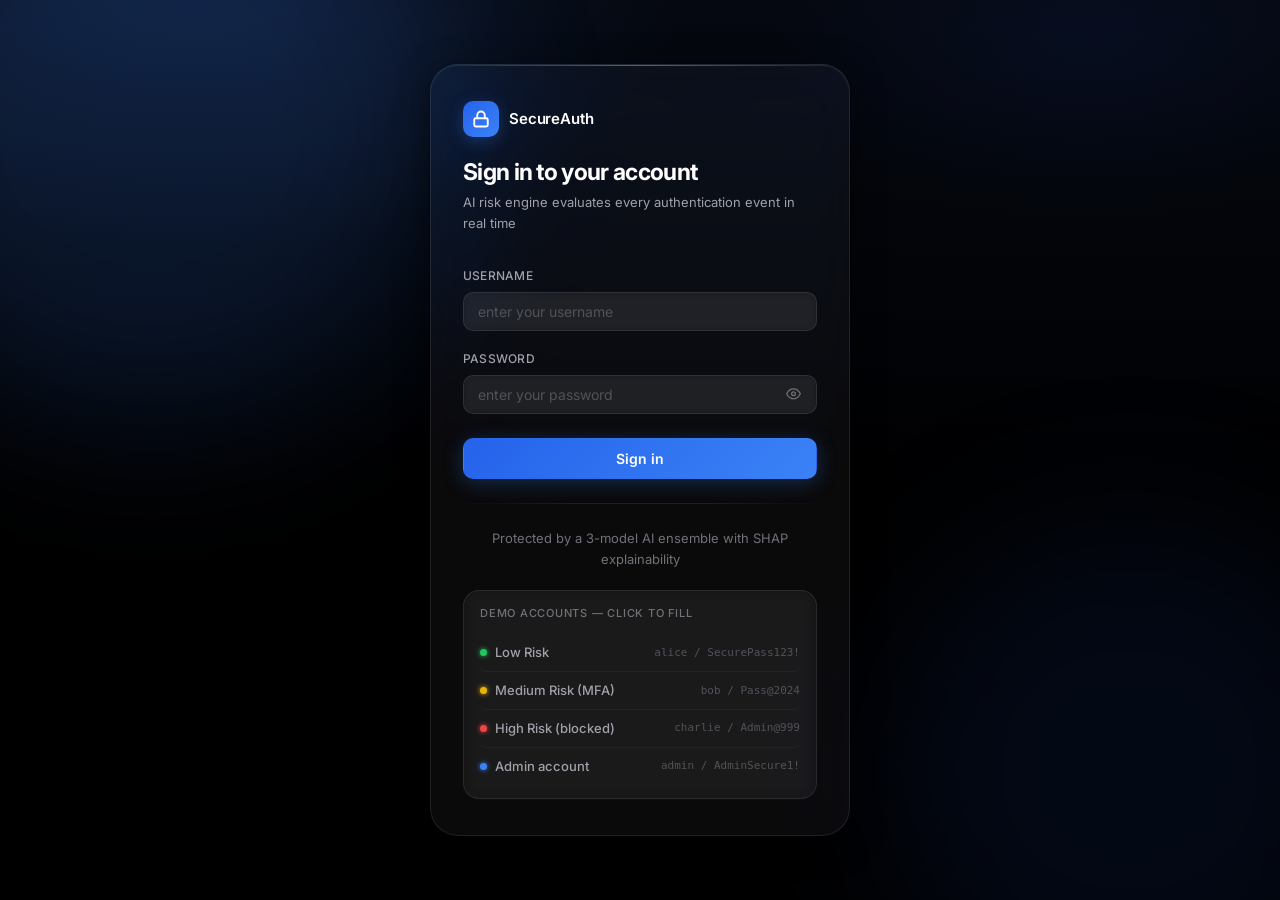
<file: frontend/index.html>
<!DOCTYPE html>
<html lang="en">
<head>
  <meta charset="UTF-8" />
  <meta name="viewport" content="width=device-width, initial-scale=1.0" />
  <title>Sign in – SecureAuth</title>
  <meta name="description" content="SecureAuth enterprise authentication. AI-powered risk analysis on every login." />
  <link rel="stylesheet" href="style.css" />
  <link rel="icon" href="data:image/svg+xml,<svg xmlns='http://www.w3.org/2000/svg' viewBox='0 0 100 100'><rect width='100' height='100' rx='22' fill='url(%23g)'/><defs><linearGradient id='g' x1='0' y1='0' x2='1' y2='1'><stop offset='0%25' stop-color='%233b82f6'/><stop offset='100%25' stop-color='%238b5cf6'/></linearGradient></defs><path d='M50 20a20 20 0 0 1 20 20v6h5a3 3 0 0 1 3 3v22a3 3 0 0 1-3 3H25a3 3 0 0 1-3-3V49a3 3 0 0 1 3-3h5v-6A20 20 0 0 1 50 20zm0 43a6 6 0 1 0 0-12 6 6 0 0 0 0 12zm13-23v-6a13 13 0 0 0-26 0v6h26z' fill='white'/></svg>" />
</head>
<body>

<main class="page">
  <div class="card card-sm">

    <!-- Brand -->
    <div class="brand">
      <div class="brand-mark">
        <div class="brand-icon">
          <svg width="18" height="18" viewBox="0 0 24 24" fill="none" stroke="#fff" stroke-width="2.5" stroke-linecap="round" stroke-linejoin="round">
            <rect x="3" y="11" width="18" height="11" rx="2"/>
            <path d="M7 11V7a5 5 0 0 1 10 0v4"/>
          </svg>
        </div>
        <span class="brand-name">SecureAuth</span>
      </div>
      <h1>Sign in to your account</h1>
      <p>AI risk engine evaluates every authentication event in real time</p>
    </div>

    <!-- Alerts -->
    <div id="alert-container"></div>

    <!-- Form -->
    <form id="login-form" novalidate>
      <div class="form-group">
        <label class="form-label" for="username">Username</label>
        <input id="username" class="form-input" type="text" placeholder="enter your username"
               autocomplete="username" required />
        <span class="field-error" id="err-username">Username is required.</span>
      </div>

      <div class="form-group">
        <label class="form-label" for="password">Password</label>
        <div class="input-wrap">
          <input id="password" class="form-input" type="password" placeholder="enter your password"
                 autocomplete="current-password" required />
          <button type="button" class="input-action" id="toggle-pwd" aria-label="Toggle password visibility">
            <svg id="eye-icon" width="15" height="15" viewBox="0 0 24 24" fill="none" stroke="currentColor" stroke-width="2" stroke-linecap="round" stroke-linejoin="round">
              <path d="M1 12s4-8 11-8 11 8 11 8-4 8-11 8-11-8-11-8z"/>
              <circle cx="12" cy="12" r="3"/>
            </svg>
          </button>
        </div>
        <span class="field-error" id="err-password">Password is required.</span>
      </div>

      <button type="submit" class="btn btn-primary" id="login-btn" style="margin-top:6px">
        <div class="btn-spinner"></div>
        <span class="btn-text">Sign in</span>
      </button>
    </form>

    <div class="divider"></div>

    <p class="text-sm text-muted text-center" style="margin-bottom:16px">
      Protected by a 3-model AI ensemble with SHAP explainability
    </p>

    <!-- Demo panel -->
    <div class="demo-panel">
      <div class="demo-panel-label">Demo accounts — click to fill</div>
      <div id="demo-rows"></div>
    </div>

  </div>
</main>

<!-- Result modal -->
<div id="result-modal" class="modal-backdrop">
  <div class="modal">
    <div class="modal-header">
      <div class="modal-status-line">
        <div class="status-dot" id="modal-dot"></div>
        <span class="modal-title" id="modal-title"></span>
      </div>
      <p class="modal-subtitle" id="modal-subtitle"></p>
    </div>

    <div class="modal-section">
      <div class="modal-section-label">Risk Score</div>
      <div class="score-row">
        <div>
          <span class="score-num" id="modal-score">0</span>
          <span class="score-max"> / 100</span>
        </div>
        <div id="modal-badge"></div>
      </div>
      <div class="risk-bar-track">
        <div class="risk-bar-fill" id="modal-bar" style="width:0%"></div>
      </div>
    </div>

    <div class="modal-section">
      <div class="modal-section-label">AI Analysis</div>
      <div class="explanation-block" id="modal-expl">—</div>
    </div>

    <div class="modal-actions" id="modal-actions"></div>
  </div>
</div>

<script src="script.js"></script>
<script>
/* Demo row population */
const demos = [
  { status:'low',    label:'Low Risk',            user:'alice',   pwd:'SecurePass123!' },
  { status:'medium', label:'Medium Risk (MFA)',    user:'bob',     pwd:'Pass@2024' },
  { status:'high',   label:'High Risk (blocked)',  user:'charlie', pwd:'Admin@999' },
  { status:'admin',  label:'Admin account',        user:'admin',   pwd:'AdminSecure1!' },
];
const container = document.getElementById('demo-rows');
demos.forEach(d => {
  const row = document.createElement('div');
  row.className = 'demo-row';
  row.setAttribute('role', 'button');
  row.setAttribute('tabindex', '0');
  row.innerHTML = `
    <div class="demo-label-badge">
      <div class="demo-status ${d.status}"></div>
      <span class="demo-row-label">${d.label}</span>
    </div>
    <span class="demo-cred">${d.user} / ${d.pwd}</span>
  `;
  row.addEventListener('click', () => {
    document.getElementById('username').value = d.user;
    document.getElementById('password').value = d.pwd;
    document.getElementById('username').classList.remove('is-error');
    document.getElementById('err-username').classList.remove('visible');
    document.getElementById('password').classList.remove('is-error');
    document.getElementById('err-password').classList.remove('visible');
  });
  row.addEventListener('keydown', e => { if (e.key === 'Enter') row.click(); });
  container.appendChild(row);
});

/* Password toggle */
document.getElementById('toggle-pwd').addEventListener('click', function () {
  const inp = document.getElementById('password');
  const isText = inp.type === 'text';
  inp.type = isText ? 'password' : 'text';
  document.getElementById('eye-icon').innerHTML = isText
    ? '<path d="M1 12s4-8 11-8 11 8 11 8-4 8-11 8-11-8-11-8z"/><circle cx="12" cy="12" r="3"/>'
    : '<path d="M17.94 17.94A10.07 10.07 0 0 1 12 20c-7 0-11-8-11-8a18.45 18.45 0 0 1 5.06-5.94"/><path d="M9.9 4.24A9.12 9.12 0 0 1 12 4c7 0 11 8 11 8a18.5 18.5 0 0 1-2.16 3.19"/><line x1="1" y1="1" x2="23" y2="23"/>';
});

/* Close modal on backdrop */
document.getElementById('result-modal').addEventListener('click', e => {
  if (e.target === e.currentTarget) e.target.classList.remove('open');
});
</script>
</body>
</html>
</file>
<file: frontend/style.css>
/* ================================================================
   SecureAuth – Glassmorphism Design System
   Professional gradients, frosted glass, smooth animations
   ================================================================ */

@import url('https://fonts.googleapis.com/css2?family=Inter:wght@300;400;500;600;700&display=swap');

/* ── Reset ── */
*, *::before, *::after { box-sizing: border-box; margin: 0; padding: 0; }

/* ── Tokens ── */
:root {
  /* ── Palette: black · white · blue + green · yellow · red (risk) ── */

  /* Background — pure black base */
  --bg-from:    #000000;
  --bg-mid:     #080c14;
  --bg-to:      #000000;

  /* Orb colours — blue only, two depths */
  --orb-1:      rgba(59, 130, 246, 0.14);
  --orb-2:      rgba(30, 80, 200,  0.10);

  /* Glass surfaces */
  --glass-bg:         rgba(255, 255, 255, 0.04);
  --glass-bg-hover:   rgba(255, 255, 255, 0.07);
  --glass-border:     rgba(255, 255, 255, 0.09);
  --glass-border-focus: rgba(59, 130, 246, 0.60);
  --glass-shadow:     0 8px 32px rgba(0, 0, 0, 0.55),
                      0 1px 0 rgba(255, 255, 255, 0.05) inset;
  --glass-inner:      rgba(255, 255, 255, 0.03);

  /* Brand — blue only, no purple */
  --blue:         #3b82f6;
  --blue-light:   #60a5fa;
  --blue-dark:    #1d4ed8;
  --blue-glow:    rgba(59, 130, 246, 0.28);

  /* Gradients — all blue, no purple */
  --grad-primary:  linear-gradient(135deg, #2563eb 0%, #3b82f6 100%);
  --grad-success:  linear-gradient(135deg, #16a34a 0%, #22c55e 100%);
  --grad-warning:  linear-gradient(135deg, #ca8a04 0%, #eab308 100%);
  --grad-danger:   linear-gradient(135deg, #dc2626 0%, #ef4444 100%);
  --grad-subtle:   linear-gradient(135deg, rgba(59,130,246,0.12) 0%, rgba(59,130,246,0.06) 100%);

  /* Risk status — GREEN · YELLOW · RED */
  --green:      #22c55e;
  --green-dim:  rgba(34, 197, 94, 0.12);
  --amber:      #eab308;
  --amber-dim:  rgba(234, 179, 8, 0.12);
  --red:        #ef4444;
  --red-dim:    rgba(239, 68, 68, 0.12);

  /* Text — white scale */
  --text-1:    #ffffff;
  --text-2:    #a1a1aa;
  --text-3:    #71717a;
  --text-4:    #52525b;

  /* Typography */
  --font: 'Inter', system-ui, -apple-system, sans-serif;

  /* Radii */
  --r-sm:  6px;
  --r-md:  10px;
  --r-lg:  16px;
  --r-xl:  20px;
  --r-2xl: 28px;

  /* Motion */
  --dur-fast:   150ms;
  --dur-base:   280ms;
  --dur-slow:   450ms;
  --ease-out:   cubic-bezier(0.22, 1, 0.36, 1);
  --ease-in-out: cubic-bezier(0.4, 0, 0.2, 1);
  --ease-spring: cubic-bezier(0.34, 1.56, 0.64, 1);
}

/* ── Base ── */
html { font-size: 16px; scroll-behavior: smooth; color-scheme: dark; }

body {
  font-family:  var(--font);
  color:        var(--text-1);
  line-height:  1.6;
  min-height:   100vh;
  -webkit-font-smoothing:  antialiased;
  -moz-osx-font-smoothing: grayscale;
  overflow-x:   hidden;

  /* Black base with single blue radial accent */
  background:
    radial-gradient(ellipse 70% 50% at 15% 0%,   rgba(59,130,246,0.12) 0%, transparent 55%),
    radial-gradient(ellipse 50% 40% at 85% 5%,   rgba(29, 78, 216, 0.08) 0%, transparent 50%),
    linear-gradient(180deg, #050810 0%, #000000 60%, #000000 100%);
  background-attachment: fixed;
}

/* ── Fixed ambient orbs ── */
body::before,
body::after {
  content:  '';
  position: fixed;
  border-radius: 50%;
  pointer-events: none;
  filter: blur(80px);
  z-index: 0;
}
body::before {
  width:  600px;
  height: 600px;
  top:    -180px;
  left:   -150px;
  background: var(--orb-1);
  animation: orb-float-a 18s ease-in-out infinite alternate;
}
body::after {
  width:  500px;
  height: 500px;
  bottom: -120px;
  right:  -100px;
  background: var(--orb-2);
  animation: orb-float-b 22s ease-in-out infinite alternate;
}

@keyframes orb-float-a {
  from { transform: translate(0, 0) scale(1); }
  to   { transform: translate(60px, 40px) scale(1.1); }
}
@keyframes orb-float-b {
  from { transform: translate(0, 0) scale(1); }
  to   { transform: translate(-50px, -30px) scale(1.07); }
}

/* ── Page content above orbs ── */
.page,
.layout { position: relative; z-index: 1; }

/* ── Page container ── */
.page {
  min-height: 100vh;
  display:    flex;
  align-items: center;
  justify-content: center;
  padding: 32px 20px;
}

/* ── Glass card ── */
.card {
  background:    var(--glass-bg);
  backdrop-filter: blur(20px) saturate(180%);
  -webkit-backdrop-filter: blur(20px) saturate(180%);
  border:        1px solid var(--glass-border);
  border-radius: var(--r-2xl);
  box-shadow:    var(--glass-shadow);
  position:      relative;
  overflow:      hidden;
}

/* Shimmer line at top */
.card::before {
  content:    '';
  position:   absolute;
  top:        0; left: 0; right: 0;
  height:     1px;
  background: linear-gradient(90deg,
    transparent 0%,
    rgba(255,255,255,0.18) 30%,
    rgba(255,255,255,0.30) 50%,
    rgba(255,255,255,0.18) 70%,
    transparent 100%);
}

.card-sm {
  width:     100%;
  max-width: 420px;
  padding:   36px 32px;
  animation: card-enter var(--dur-slow) var(--ease-out);
}

@keyframes card-enter {
  from {
    opacity:   0;
    transform: translateY(24px) scale(0.97);
    filter:    blur(4px);
  }
  to {
    opacity:   1;
    transform: translateY(0) scale(1);
    filter:    blur(0);
  }
}

/* ── Brand mark ── */
.brand { margin-bottom: 32px; }
.brand-mark {
  display:     inline-flex;
  align-items: center;
  gap:         10px;
  margin-bottom: 22px;
}
.brand-icon {
  width:         36px;
  height:        36px;
  border-radius: 10px;
  display:       flex;
  align-items:   center;
  justify-content: center;
  background:    var(--grad-primary);
  box-shadow:    0 4px 16px var(--blue-glow);
  flex-shrink:   0;
}
.brand-name {
  font-size:   15px;
  font-weight: 600;
  color:       var(--text-1);
  letter-spacing: -.01em;
}
.brand h1 {
  font-size:   23px;
  font-weight: 700;
  color:       var(--text-1);
  letter-spacing: -.03em;
  margin-bottom: 6px;
  line-height:   1.2;
}
.brand p { font-size: 13px; color: var(--text-2); }

/* ── Form ── */
.form-group { margin-bottom: 18px; }

.form-label {
  display:     block;
  font-size:   12px;
  font-weight: 500;
  color:       var(--text-2);
  margin-bottom: 7px;
  letter-spacing: .02em;
  text-transform: uppercase;
}

.form-input {
  display:       block;
  width:         100%;
  padding:       10px 14px;
  background:    rgba(255,255,255,0.05);
  border:        1px solid var(--glass-border);
  border-radius: var(--r-md);
  color:         var(--text-1);
  font-size:     14px;
  font-family:   var(--font);
  outline:       none;
  transition:
    border-color  var(--dur-base) var(--ease-in-out),
    background    var(--dur-base) var(--ease-in-out),
    box-shadow    var(--dur-base) var(--ease-in-out);
  backdrop-filter: blur(4px);
}
.form-input::placeholder { color: var(--text-4); }
.form-input:hover { background: rgba(255,255,255,0.07); }
.form-input:focus {
  border-color: var(--glass-border-focus);
  background:   rgba(59,130,246,0.06);
  box-shadow:   0 0 0 3px rgba(59,130,246,0.18),
                0 0 24px rgba(59,130,246,0.08);
}
.form-input.is-error { border-color: var(--red); }
.form-input.is-error:focus {
  box-shadow: 0 0 0 3px rgba(239,68,68,0.18);
}
select.form-input option {
  background-color: var(--bg-mid);
  color: var(--text-1);
}

/* Password toggle */
.input-wrap { position: relative; }
.input-wrap .form-input { padding-right: 42px; }
.input-action {
  position:    absolute;
  right:       12px;
  top:         50%;
  transform:   translateY(-50%);
  background:  none;
  border:      none;
  cursor:      pointer;
  color:       var(--text-3);
  padding:     4px;
  line-height: 1;
  transition:  color var(--dur-base) var(--ease-in-out);
}
.input-action:hover { color: var(--text-2); }

/* Field errors */
.field-error {
  font-size:  12px;
  color:      #fc8181;
  margin-top: 5px;
  display:    none;
}
.field-error.visible { display: block; }

/* ── Buttons ── */
.btn {
  display:         inline-flex;
  align-items:     center;
  justify-content: center;
  gap:             8px;
  width:           100%;
  padding:         11px 18px;
  border:          1px solid transparent;
  border-radius:   var(--r-md);
  font-family:     var(--font);
  font-size:       14px;
  font-weight:     600;
  cursor:          pointer;
  letter-spacing:  -.01em;
  text-align:      center;
  white-space:     nowrap;
  user-select:     none;
  position:        relative;
  overflow:        hidden;
  transition:
    opacity      var(--dur-fast) var(--ease-in-out),
    transform    var(--dur-fast) var(--ease-in-out),
    box-shadow   var(--dur-base) var(--ease-in-out),
    background   var(--dur-base) var(--ease-in-out);
}
.btn:active { transform: scale(0.975); }
.btn:disabled { opacity: 0.45; cursor: not-allowed; transform: none; }

/* Ripple shimmer on hover */
.btn::after {
  content:    '';
  position:   absolute;
  inset:      0;
  background: linear-gradient(135deg, rgba(255,255,255,0.10) 0%, transparent 60%);
  opacity:    0;
  transition: opacity var(--dur-base) var(--ease-in-out);
}
.btn:hover::after { opacity: 1; }

.btn-primary {
  background: var(--grad-primary);
  color:      #fff;
  box-shadow: 0 4px 20px var(--blue-glow);
}
.btn-primary:hover:not(:disabled) {
  box-shadow: 0 6px 28px rgba(59,130,246,0.50);
  transform:  translateY(-1px);
}

.btn-secondary {
  background:   rgba(255,255,255,0.06);
  color:        var(--text-2);
  border-color: var(--glass-border);
  backdrop-filter: blur(4px);
}
.btn-secondary:hover:not(:disabled) {
  background: rgba(255,255,255,0.10);
  color:      var(--text-1);
}

.btn-ghost {
  background:  transparent;
  color:       var(--text-3);
  border-color: transparent;
  width:       auto;
  padding:     6px 10px;
}
.btn-ghost:hover { color: var(--text-1); background: rgba(255,255,255,0.06); }

.btn-sm { width: auto; padding: 7px 14px; font-size: 13px; }

/* Loading spinner */
.btn-spinner {
  display:       none;
  width:         13px;
  height:        13px;
  border:        2px solid rgba(255,255,255,0.25);
  border-top-color: #fff;
  border-radius: 50%;
  animation:     spin 0.55s linear infinite;
}
@keyframes spin { to { transform: rotate(360deg); } }
.btn.loading .btn-spinner { display: block; }
.btn.loading .btn-text    { display: none; }

/* ── Alerts ── */
.alert {
  display:       flex;
  align-items:   flex-start;
  gap:           10px;
  padding:       12px 16px;
  border-radius: var(--r-md);
  font-size:     13px;
  border:        1px solid;
  margin-bottom: 20px;
  backdrop-filter: blur(8px);
  animation:    alert-enter var(--dur-base) var(--ease-out);
}
@keyframes alert-enter {
  from { opacity: 0; transform: translateY(-8px); }
  to   { opacity: 1; transform: translateY(0); }
}
.alert-error   { background: rgba(239,68,68,0.10);    border-color: rgba(239,68,68,0.25);    color: #fca5a5; }
.alert-success { background: rgba(16,185,129,0.10);   border-color: rgba(16,185,129,0.25);   color: #6ee7b7; }
.alert-warning { background: rgba(245,158,11,0.10);   border-color: rgba(245,158,11,0.25);   color: #fcd34d; }
.alert-info    { background: rgba(59,130,246,0.10);   border-color: rgba(59,130,246,0.25);   color: #93c5fd; }
.alert-dot {
  width: 6px; height: 6px;
  border-radius: 50%;
  flex-shrink: 0;
  margin-top: 4px;
}
.alert-error .alert-dot   { background: var(--red);   }
.alert-success .alert-dot { background: var(--green); }
.alert-warning .alert-dot { background: var(--amber); }
.alert-info .alert-dot    { background: var(--blue);  }

/* ── Risk badge ── */
.badge {
  display:       inline-flex;
  align-items:   center;
  gap:           5px;
  padding:       3px 10px;
  border-radius: 100px;
  font-size:     11px;
  font-weight:   600;
  letter-spacing: .05em;
  text-transform: uppercase;
  border:        1px solid;
}
.badge-low    { background: rgba(34,197,94,0.12);   color: #4ade80; border-color: rgba(74,222,128,0.25);  }
.badge-medium { background: rgba(234,179,8,0.12);   color: #facc15; border-color: rgba(250,204,21,0.25);  }
.badge-high   { background: rgba(239,68,68,0.12);   color: #f87171; border-color: rgba(248,113,113,0.25); }
.badge-dot    { width: 5px; height: 5px; border-radius: 50%; background: currentColor; }

/* ── Risk progress bar ── */
.risk-bar-track {
  height:        6px;
  background:    rgba(255,255,255,0.07);
  border-radius: 3px;
  overflow:      hidden;
}
.risk-bar-fill {
  height:        100%;
  border-radius: 3px;
  transition:    width 1s var(--ease-out);
}
.risk-bar-fill.low    { background: linear-gradient(90deg, #16a34a, #4ade80); }
.risk-bar-fill.medium { background: linear-gradient(90deg, #a16207, #facc15); }
.risk-bar-fill.high   { background: linear-gradient(90deg, #dc2626, #f87171); }

/* ── OTP boxes ── */
.otp-group {
  display:         flex;
  gap:             8px;
  justify-content: center;
  margin:          24px 0;
}
.otp-box {
  width:          50px;
  height:         56px;
  background:     rgba(255,255,255,0.05);
  border:         1px solid var(--glass-border);
  border-radius:  var(--r-md);
  color:          var(--text-1);
  font-size:      22px;
  font-weight:    700;
  text-align:     center;
  outline:        none;
  font-family:    ui-monospace, monospace;
  font-variant-numeric: tabular-nums;
  backdrop-filter: blur(4px);
  transition:
    border-color  var(--dur-base) var(--ease-in-out),
    background    var(--dur-base) var(--ease-in-out),
    box-shadow    var(--dur-base) var(--ease-in-out),
    transform     var(--dur-fast) var(--ease-spring);
}
.otp-box:focus {
  border-color: var(--glass-border-focus);
  background:   rgba(59,130,246,0.08);
  box-shadow:   0 0 0 3px rgba(59,130,246,0.18);
  transform:    scale(1.05);
}
.otp-box.filled {
  border-color: rgba(99,165,255,0.50);
  background:   rgba(59,130,246,0.07);
}
.otp-box.is-error {
  border-color: var(--red);
  animation:    shake 0.3s var(--ease-in-out);
}
@keyframes shake {
  0%, 100% { transform: translateX(0); }
  25%       { transform: translateX(-6px); }
  75%       { transform: translateX(6px); }
}

/* ── Timer ── */
.otp-timer {
  text-align:  center;
  font-size:   13px;
  color:       var(--text-3);
  margin-bottom: 16px;
}
.otp-timer .time {
  color:       var(--text-2);
  font-weight: 500;
  font-variant-numeric: tabular-nums;
}
.otp-timer.expired .time { color: var(--red); }

/* ── Divider ── */
.divider {
  height:     1px;
  background: linear-gradient(90deg, transparent 0%, var(--glass-border) 30%, var(--glass-border) 70%, transparent 100%);
  margin:     24px 0;
}

/* ── Demo panel ── */
.demo-panel {
  background:    rgba(255,255,255,0.03);
  border:        1px solid var(--glass-border);
  border-radius: var(--r-lg);
  padding:       14px 16px;
  margin-top:    20px;
  backdrop-filter: blur(8px);
}
.demo-panel-label {
  font-size:    11px;
  font-weight:  500;
  color:        var(--text-3);
  letter-spacing: .07em;
  text-transform: uppercase;
  margin-bottom: 12px;
}
.demo-row {
  display:       flex;
  align-items:   center;
  justify-content: space-between;
  padding:       8px 0;
  border-bottom: 1px solid rgba(255,255,255,0.04);
  cursor:        pointer;
  border-radius: var(--r-sm);
  transition:    background var(--dur-base) var(--ease-in-out),
                 padding var(--dur-base) var(--ease-in-out);
}
.demo-row:last-child { border-bottom: none; }
.demo-row:hover { background: rgba(255,255,255,0.04); padding-left: 6px; }
.demo-row:hover .demo-cred { color: var(--text-2); }
.demo-label-badge { display: flex; align-items: center; gap: 8px; }
.demo-status {
  width: 7px; height: 7px;
  border-radius: 50%;
  flex-shrink: 0;
  box-shadow: 0 0 5px currentColor;
}
.demo-status.low    { color: var(--green); background: var(--green); }
.demo-status.medium { color: var(--amber); background: var(--amber); }
.demo-status.high   { color: var(--red);   background: var(--red);   }
.demo-status.admin  { color: var(--blue);  background: var(--blue);  }
.demo-row-label { font-size: 13px; color: var(--text-2); font-weight: 500; }
.demo-cred {
  font-size:   11px;
  color:       var(--text-4);
  font-family: ui-monospace, monospace;
  transition:  color var(--dur-base) var(--ease-in-out);
}

/* ── Modal ── */
.modal-backdrop {
  position:   fixed;
  inset:      0;
  z-index:    200;
  background: rgba(5, 11, 26, 0.75);
  backdrop-filter: blur(12px);
  display:    none;
  align-items: center;
  justify-content: center;
  padding:    24px;
  transition: opacity var(--dur-base) var(--ease-in-out);
}
.modal-backdrop.open {
  display:   flex;
  animation: backdrop-in var(--dur-base) var(--ease-out);
}
@keyframes backdrop-in {
  from { opacity: 0; }
  to   { opacity: 1; }
}

.modal {
  background:    rgba(10, 18, 40, 0.80);
  backdrop-filter: blur(40px) saturate(180%);
  -webkit-backdrop-filter: blur(40px) saturate(180%);
  border:        1px solid var(--glass-border);
  border-radius: var(--r-2xl);
  padding:       30px;
  width:         100%;
  max-width:     440px;
  box-shadow:    0 24px 80px rgba(0,0,0,0.6),
                 0 1px 0 rgba(255,255,255,0.08) inset;
  animation:     modal-enter var(--dur-slow) var(--ease-out);
  position:      relative;
  overflow:      hidden;
}
.modal::before {
  content:    '';
  position:   absolute;
  top: 0; left: 0; right: 0;
  height:     1px;
  background: linear-gradient(90deg, transparent, rgba(255,255,255,0.20) 40%, rgba(255,255,255,0.20) 60%, transparent);
}
@keyframes modal-enter {
  from {
    opacity:   0;
    transform: translateY(30px) scale(0.95);
    filter:    blur(6px);
  }
  to {
    opacity:   1;
    transform: translateY(0) scale(1);
    filter:    blur(0);
  }
}

.modal-header { margin-bottom: 22px; }
.modal-status-line {
  display:     flex;
  align-items: center;
  gap:         10px;
  margin-bottom: 5px;
}
.status-dot {
  width:        9px;
  height:       9px;
  border-radius: 50%;
  flex-shrink:  0;
  box-shadow:   0 0 8px currentColor;
}
.status-dot.allowed { background: #22c55e; color: #22c55e; }
.status-dot.mfa     { background: #eab308; color: #eab308; }
.status-dot.blocked { background: #ef4444; color: #ef4444; }

.modal-title    { font-size: 19px; font-weight: 700; color: var(--text-1); letter-spacing: -.02em; }
.modal-subtitle { font-size: 13px; color: var(--text-3); }

.modal-section          { margin-bottom: 18px; }
.modal-section-label {
  font-size:     11px;
  font-weight:   500;
  color:         var(--text-3);
  text-transform: uppercase;
  letter-spacing: .07em;
  margin-bottom: 10px;
}

.score-row {
  display:     flex;
  align-items: center;
  justify-content: space-between;
  margin-bottom: 10px;
}
.score-num {
  font-size:   34px;
  font-weight: 800;
  line-height: 1;
  font-variant-numeric: tabular-nums;
  background:  var(--grad-primary);
  -webkit-background-clip: text;
  -webkit-text-fill-color: transparent;
  background-clip: text;
}
.score-max { font-size: 14px; color: var(--text-3); }

.explanation-block {
  background:    rgba(255,255,255,0.03);
  border:        1px solid var(--glass-border);
  border-radius: var(--r-md);
  padding:       14px;
  font-size:     12px;
  color:         var(--text-2);
  line-height:   1.75;
  white-space:   pre-wrap;
  word-break:    break-word;
  max-height:    180px;
  overflow-y:    auto;
  font-family:   ui-monospace, 'Cascadia Code', monospace;
}

.modal-actions { display: flex; gap: 8px; margin-top: 22px; flex-direction: column; }

/* ── Dashboard layout ── */
.layout {
  display:       grid;
  grid-template-rows: auto 1fr;
  min-height:    100vh;
}

/* Navbar */
.navbar {
  height:        58px;
  background:    rgba(5,11,26,0.65);
  backdrop-filter: blur(24px) saturate(160%);
  -webkit-backdrop-filter: blur(24px) saturate(160%);
  border-bottom: 1px solid var(--glass-border);
  padding:       0 28px;
  display:       flex;
  align-items:   center;
  justify-content: space-between;
  position:      sticky;
  top:           0;
  z-index:       100;
  box-shadow:    0 1px 32px rgba(0,0,0,0.35);
}
.navbar-left { display: flex; align-items: center; gap: 24px; }

.nav-brand { display: flex; align-items: center; gap: 10px; }
.nav-brand-icon {
  width:          30px;
  height:         30px;
  background:     var(--grad-primary);
  border-radius:  8px;
  display:        flex;
  align-items:    center;
  justify-content: center;
  box-shadow:     0 2px 12px var(--blue-glow);
}
.nav-brand-name {
  font-size:   15px;
  font-weight: 700;
  color:       var(--text-1);
  letter-spacing: -.02em;
}

.nav-divider { width: 1px; height: 18px; background: var(--glass-border); }

.nav-tabs { display: flex; gap: 2px; }
.nav-tab {
  padding:       7px 14px;
  font-size:     13px;
  font-weight:   500;
  color:         var(--text-3);
  background:    transparent;
  border:        none;
  border-radius: var(--r-md);
  cursor:        pointer;
  transition:    color var(--dur-base) var(--ease-in-out),
                 background var(--dur-base) var(--ease-in-out);
  font-family:   var(--font);
}
.nav-tab:hover  { color: var(--text-1); background: rgba(255,255,255,0.06); }
.nav-tab.active { color: var(--text-1); background: rgba(255,255,255,0.08); }
.nav-tab.hidden { display: none; }

.navbar-right { display: flex; align-items: center; gap: 12px; }

.user-pill {
  display:       flex;
  align-items:   center;
  gap:           8px;
  padding:       5px 12px 5px 6px;
  background:    rgba(255,255,255,0.05);
  border:        1px solid var(--glass-border);
  border-radius: 100px;
  backdrop-filter: blur(8px);
}
.user-avatar {
  width:         28px;
  height:        28px;
  background:    var(--grad-primary);
  border-radius: 50%;
  display:       flex;
  align-items:   center;
  justify-content: center;
  font-size:     11px;
  font-weight:   700;
  color:         #fff;
  box-shadow:    0 2px 8px var(--blue-glow);
}
.user-name { font-size: 13px; font-weight: 500; color: var(--text-1); }
.user-role-tag {
  font-size:     10px;
  padding:       2px 7px;
  border-radius: 100px;
  background:    rgba(59,130,246,0.15);
  color:         #93c5fd;
  font-weight:   600;
  border:        1px solid rgba(59,130,246,0.30);
}

/* Content */
.content {
  padding:    32px 28px;
  max-width:  1120px;
  width:      100%;
  margin:     0 auto;
}

.page-header { margin-bottom: 28px; }
.page-title  { font-size: 24px; font-weight: 700; letter-spacing: -.03em; color: var(--text-1); margin-bottom: 5px; }
.page-sub    { font-size: 13px; color: var(--text-2); }

/* Tab panels */
.tab-panel { display: none; }
.tab-panel.active {
  display:   block;
  animation: panel-in var(--dur-slow) var(--ease-out);
}
@keyframes panel-in {
  from { opacity: 0; transform: translateY(14px); }
  to   { opacity: 1; transform: translateY(0); }
}

/* Grids */
.grid-3 { display: grid; grid-template-columns: repeat(3,1fr); gap: 16px; margin-bottom: 20px; }
.grid-2 { display: grid; grid-template-columns: 1fr 1fr; gap: 16px; margin-bottom: 20px; }

/* Stat card */
.stat-card {
  padding:       22px 24px;
  position:      relative;
  overflow:      hidden;
}
.stat-card::after {
  content:    '';
  position:   absolute;
  bottom: 0; right: 0;
  width:      80px;
  height:     80px;
  background: var(--grad-subtle);
  border-radius: 50%;
  filter:     blur(20px);
  opacity:    0.6;
}
.stat-label { font-size: 11px; font-weight: 500; color: var(--text-3); text-transform: uppercase; letter-spacing: .07em; margin-bottom: 12px; }
.stat-value { font-size: 30px; font-weight: 800; color: var(--text-1); letter-spacing: -.03em; font-variant-numeric: tabular-nums; line-height: 1; }
.stat-sub   { font-size: 11px; color: var(--text-3); margin-top: 7px; }

/* Section card */
.section-card {
  padding:       24px;
  margin-bottom: 16px;
}
.section-label {
  font-size:     13px;
  font-weight:   500;
  color:         var(--text-2);
  margin-bottom: 18px;
  padding-bottom: 14px;
  border-bottom: 1px solid rgba(255,255,255,0.06);
}

/* Score display */
.score-display       { display: flex; align-items: flex-end; gap: 12px; margin-bottom: 16px; }
.score-display .score-num {
  font-size:   48px;
  font-weight: 800;
  line-height: 1;
  background:  var(--grad-primary);
  -webkit-background-clip: text;
  -webkit-text-fill-color: transparent;
  background-clip: text;
}
.score-display .score-den { font-size: 16px; color: var(--text-3); margin-bottom: 6px; }

/* Info grid */
.info-grid {
  display:               grid;
  grid-template-columns: repeat(auto-fill, minmax(180px, 1fr));
  gap:                   20px;
}
.info-item-label { font-size: 11px; color: var(--text-3); font-weight: 500; text-transform: uppercase; letter-spacing: .06em; margin-bottom: 5px; }
.info-item-value { font-size: 14px; color: var(--text-1); font-weight: 500; min-width: 0; word-break: break-all; }

/* Table */
.table-wrap {
  overflow-x:    auto;
  border-radius: var(--r-md);
  border:        1px solid var(--glass-border);
}
table { width: 100%; border-collapse: collapse; font-size: 13px; }
thead th {
  padding:        10px 16px;
  text-align:     left;
  font-size:      11px;
  font-weight:    500;
  color:          var(--text-3);
  text-transform: uppercase;
  letter-spacing: .06em;
  background:     rgba(255,255,255,0.03);
  border-bottom:  1px solid rgba(255,255,255,0.06);
  white-space:    nowrap;
}
tbody tr {
  border-bottom: 1px solid rgba(255,255,255,0.04);
  transition:    background var(--dur-fast) var(--ease-in-out);
}
tbody tr:last-child { border-bottom: none; }
tbody tr:hover      { background: rgba(255,255,255,0.03); }
tbody td            { padding: 10px 16px; color: var(--text-2); white-space: nowrap; }
tbody td:first-child { color: var(--text-3); }

/* Mono block */
.mono-block {
  background:    rgba(255,255,255,0.03);
  border:        1px solid var(--glass-border);
  border-radius: var(--r-md);
  padding:       14px;
  font-size:     12px;
  color:         var(--text-2);
  line-height:   1.8;
  white-space:   pre-wrap;
  word-break:    break-word;
  font-family:   ui-monospace, 'Cascadia Code', monospace;
  max-height:    240px;
  overflow-y:    auto;
}

/* Vote tags */
.vote-tags { display: flex; flex-wrap: wrap; gap: 6px; margin-top: 12px; }
.vote-tag {
  padding:       3px 9px;
  border-radius: 5px;
  font-size:     11px;
  font-weight:   500;
  border:        1px solid;
}
.vote-tag.anomaly { background: rgba(239,68,68,0.10);  color: #f87171; border-color: rgba(239,68,68,0.20); }
.vote-tag.normal  { background: rgba(16,185,129,0.10); color: #34d399; border-color: rgba(16,185,129,0.20); }

/* ── Glass card composition for dashboard ── */
.stat-card,
.section-card {
  background:    rgba(255,255,255,0.04);
  backdrop-filter: blur(20px) saturate(160%);
  -webkit-backdrop-filter: blur(20px) saturate(160%);
  border:        1px solid var(--glass-border);
  border-radius: var(--r-xl);
  box-shadow:    0 4px 24px rgba(0,0,0,0.30),
                 0 1px 0 rgba(255,255,255,0.06) inset;
  position:      relative;
  overflow:      hidden;
}

/* ── Responsive ── */
@media (max-width: 900px) {
  .grid-3 { grid-template-columns: 1fr 1fr; }
  .grid-2 { grid-template-columns: 1fr; }
}
@media (max-width: 620px) {
  .grid-3 { grid-template-columns: 1fr; }
  .navbar { padding: 0 16px; }
  .content { padding: 20px 16px; }
  .card-sm { padding: 28px 22px; }
  .nav-tabs { display: none; }
  .otp-box { width: 42px; height: 48px; font-size: 18px; }
}

/* ── Scrollbar ── */
::-webkit-scrollbar { width: 5px; height: 5px; }
::-webkit-scrollbar-track { background: transparent; }
::-webkit-scrollbar-thumb { background: rgba(255,255,255,0.10); border-radius: 3px; }
::-webkit-scrollbar-thumb:hover { background: rgba(255,255,255,0.18); }

/* ── Utilities ── */
.hidden      { display: none !important; }
.sr-only     { position: absolute; width: 1px; height: 1px; overflow: hidden; clip: rect(0,0,0,0); }
.mt-8        { margin-top: 8px; }
.mt-16       { margin-top: 16px; }
.mb-16       { margin-bottom: 16px; }
.text-center { text-align: center; }
.text-sm     { font-size: 13px; }
.text-muted  { color: var(--text-3); }

/* Link */
a { color: var(--blue-light); text-decoration: none; transition: color var(--dur-base) var(--ease-in-out); }
a:hover { color: #fff; }

/* ── Context risk bar (MFA page) ── */
.risk-context-wrap {
  background:    rgba(255,255,255,0.03);
  border:        1px solid var(--glass-border);
  border-radius: var(--r-md);
  padding:       14px 16px;
  margin-bottom: 20px;
  backdrop-filter: blur(8px);
}
</file>
